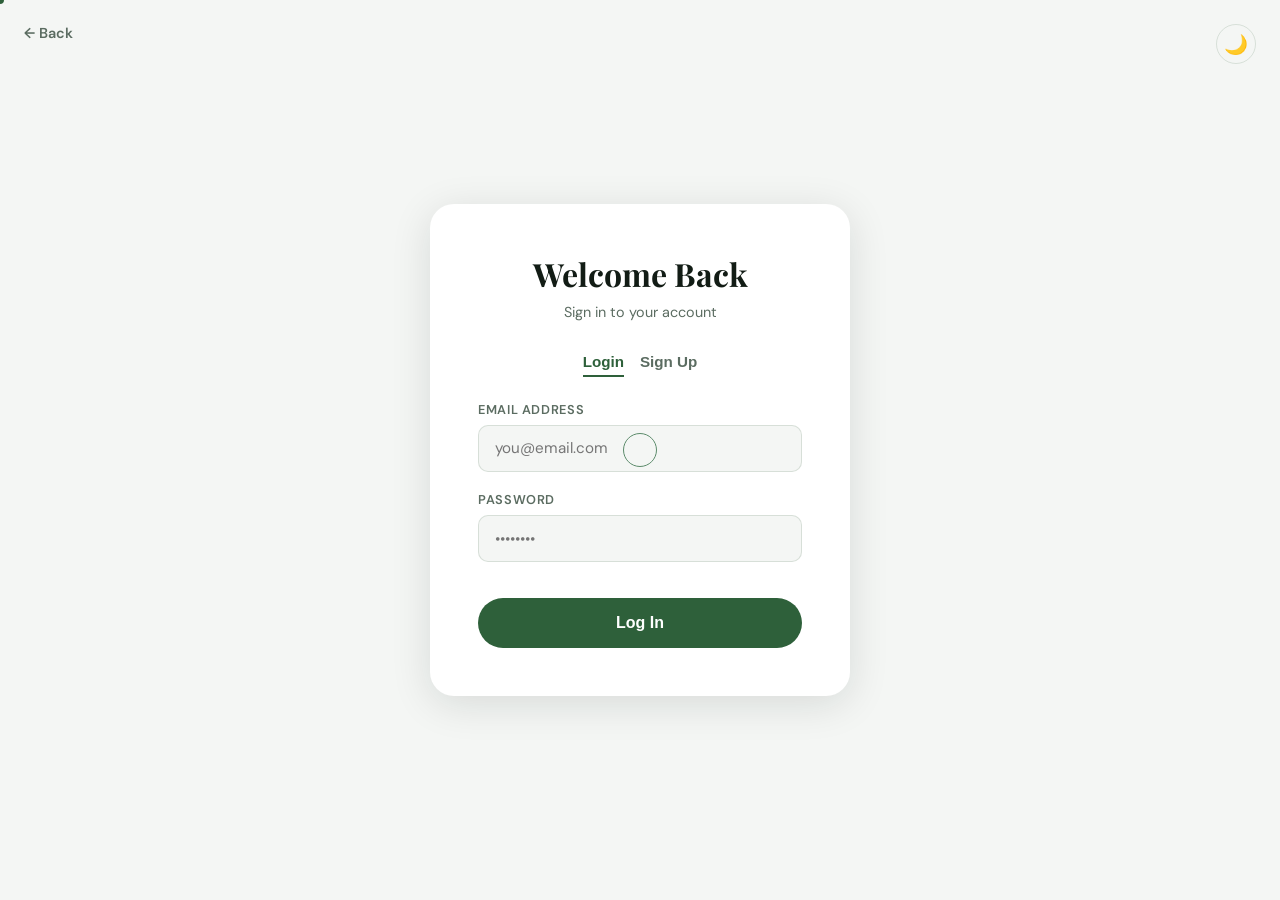
<file: docs/login.html>
<!DOCTYPE html>
<html lang="en">
<head>
<meta charset="UTF-8" />
<meta name="viewport" content="width=device-width, initial-scale=1.0"/>
<title>Login — TrailForge</title>
<link rel="stylesheet" href="style.css" />
<link rel="stylesheet" href="cursor.css" />
<style>
  body { display: flex; align-items: center; justify-content: center; min-height: 100vh; flex-direction: column; }
  .auth-box {
    background: var(--card-bg); border-radius: 24px; padding: 3rem; width: 100%; max-width: 420px;
    box-shadow: var(--shadow); position: relative;
  }
  .auth-box h2 { font-family: 'Playfair Display', serif; font-size: 2rem; color: var(--dark); margin-bottom: 0.5rem; text-align: center; }
  .auth-box p { color: var(--mid); font-size: 0.9rem; text-align: center; margin-bottom: 2rem; }
  .auth-toggle { display: flex; justify-content: center; gap: 1rem; margin-bottom: 1.5rem; }
  .auth-toggle button {
    background: none; border: none; font-size: 0.95rem; font-weight: 700; color: var(--mid);
    cursor: pointer; padding-bottom: 0.3rem; border-bottom: 2px solid transparent; transition: 0.2s;
  }
  .auth-toggle button.active { color: var(--ember); border-color: var(--ember); }

  .auth-form { display: flex; flex-direction: column; gap: 1.2rem; }
  .auth-form.hidden { display: none; }

  .auth-group { display: flex; flex-direction: column; gap: 0.4rem; }
  .auth-group label { font-size: 0.8rem; font-weight: 600; color: var(--mid); text-transform: uppercase; letter-spacing: 0.05em; }
  .auth-group input {
    border: 1.5px solid var(--border); border-radius: 10px; padding: 0.8rem 1rem;
    font-family: 'DM Sans', sans-serif; font-size: 0.95rem; outline: none; background: var(--cream); color: var(--dark); transition: 0.2s;
  }
  .auth-group input:focus { border-color: var(--ember); }
  .auth-group input.error { border-color: #d32f2f; background: #fff5f5; }

  .auth-submit {
    background: var(--ember); color: #fff; border: none; border-radius: 100px;
    padding: 1rem; font-size: 1rem; font-weight: 700; cursor: pointer; transition: 0.2s; margin-top: 1rem;
  }
  .auth-submit:hover { background: var(--ember-light); transform: translateY(-2px); box-shadow: 0 8px 20px rgba(200,75,17,0.3); }

  .back-home { position: absolute; top: 1.5rem; left: 1.5rem; color: var(--mid); text-decoration: none; font-size: 0.9rem; font-weight: 600; display: flex; align-items: center; gap: 0.3rem; transition: 0.2s; }
  .back-home:hover { color: var(--ember); }

  /* Quick theme toggle for login page */
  .theme-toggle { position: absolute; top: 1.5rem; right: 1.5rem; }
</style>
</head>
<body>

<a href="index.html" class="back-home">← Back</a>
<button class="theme-toggle" onclick="toggleTheme()" id="theme-icon" title="Toggle Dark Mode" style="background:transparent;border:1px solid var(--border);color:var(--dark);border-radius:50%;width:40px;height:40px;cursor:pointer;">🌙</button>

<div class="auth-box">
  <h2 id="auth-title">Welcome Back</h2>
  <p id="auth-subtitle">Sign in to your account</p>

  <div class="auth-toggle">
    <button class="active" id="btn-login" onclick="switchAuth('login')">Login</button>
    <button id="btn-signup" onclick="switchAuth('signup')">Sign Up</button>
  </div>

  <!-- LOGIN FORM -->
  <div class="auth-form" id="form-login">
    <div class="auth-group">
      <label>Email Address</label>
      <input type="email" id="login-email" placeholder="you@email.com" />
    </div>
    <div class="auth-group">
      <label>Password</label>
      <input type="password" id="login-password" placeholder="••••••••" />
    </div>
    <button class="auth-submit" onclick="handleLogin()">Log In</button>
  </div>

  <!-- SIGNUP FORM -->
  <div class="auth-form hidden" id="form-signup">
    <div class="auth-group">
      <label>Full Name</label>
      <input type="text" id="signup-name" placeholder="John Doe" />
    </div>
    <div class="auth-group">
      <label>Email Address</label>
      <input type="email" id="signup-email" placeholder="you@email.com" />
    </div>
    <div class="auth-group">
      <label>Password</label>
      <input type="password" id="signup-password" placeholder="At least 6 characters" />
    </div>
    <button class="auth-submit" onclick="handleSignup()">Create Account</button>
  </div>
</div>

<script>
// Keep theme toggle logic synced
function toggleTheme() {
  const isDark = document.documentElement.classList.toggle('dark-mode');
  localStorage.setItem('theme', isDark ? 'dark' : 'light');
  document.getElementById('theme-icon').textContent = isDark ? '☀️' : '🌙';
}
document.addEventListener('DOMContentLoaded', () => {
  if (localStorage.getItem('theme') === 'dark') {
    document.documentElement.classList.add('dark-mode');
    document.getElementById('theme-icon').textContent = '☀️';
  }
});

function switchAuth(mode) {
  const isLogin = mode === 'login';
  document.getElementById('form-login').classList.toggle('hidden', !isLogin);
  document.getElementById('form-signup').classList.toggle('hidden', isLogin);
  document.getElementById('btn-login').classList.toggle('active', isLogin);
  document.getElementById('btn-signup').classList.toggle('active', !isLogin);

  document.getElementById('auth-title').textContent = isLogin ? 'Welcome Back' : 'Join Us';
  document.getElementById('auth-subtitle').textContent = isLogin ? 'Sign in to your account' : 'Create a new account';
}

function validateEmail(email) {
  return /^[^\s@]+@[^\s@]+\.[^\s@]+$/.test(email);
}

function handleSignup() {
  const name = document.getElementById('signup-name');
  const email = document.getElementById('signup-email');
  const pass = document.getElementById('signup-password');

  name.classList.remove('error'); email.classList.remove('error'); pass.classList.remove('error');

  if (!name.value.trim()) { name.classList.add('error'); showToast('⚠️ Name is required.'); return; }
  if (!validateEmail(email.value)) { email.classList.add('error'); showToast('⚠️ Please enter a valid email.'); return; }
  if (pass.value.length < 6) { pass.classList.add('error'); showToast('⚠️ Password must be at least 6 characters.'); return; }

  let users = JSON.parse(localStorage.getItem('users') || '[]');
  if (users.find(u => u.email === email.value)) {
    email.classList.add('error');
    showToast('⚠️ Email already registered.');
    return;
  }

  const newUser = { name: name.value.trim(), email: email.value };
  users.push({ ...newUser, password: pass.value });
  localStorage.setItem('users', JSON.stringify(users));
  localStorage.setItem('currentUser', JSON.stringify(newUser));

  showToast('🎉 Account created! Redirecting...');
  setTimeout(() => window.location.href = 'index.html', 1500);
}

function handleLogin() {
  const email = document.getElementById('login-email');
  const pass = document.getElementById('login-password');

  email.classList.remove('error'); pass.classList.remove('error');

  if (!validateEmail(email.value)) { email.classList.add('error'); showToast('⚠️ Please enter a valid email.'); return; }
  if (!pass.value) { pass.classList.add('error'); showToast('⚠️ Please enter your password.'); return; }

  let users = JSON.parse(localStorage.getItem('users') || '[]');
  const user = users.find(u => u.email === email.value && u.password === pass.value);

  if (user) {
    localStorage.setItem('currentUser', JSON.stringify({ name: user.name, email: user.email }));
    showToast('✅ Logged in successfully!');
    setTimeout(() => window.location.href = 'index.html', 1000);
  } else {
    email.classList.add('error'); pass.classList.add('error');
    showToast('❌ Invalid email or password.');
  }
}

function showToast(msg) {
  const t = document.createElement('div');
  t.className = 'toast'; t.textContent = msg;
  document.body.appendChild(t);
  setTimeout(() => t.remove(), 3000);
}
</script>
<script src="cursor.js"></script>
</body>
</html>
</file>
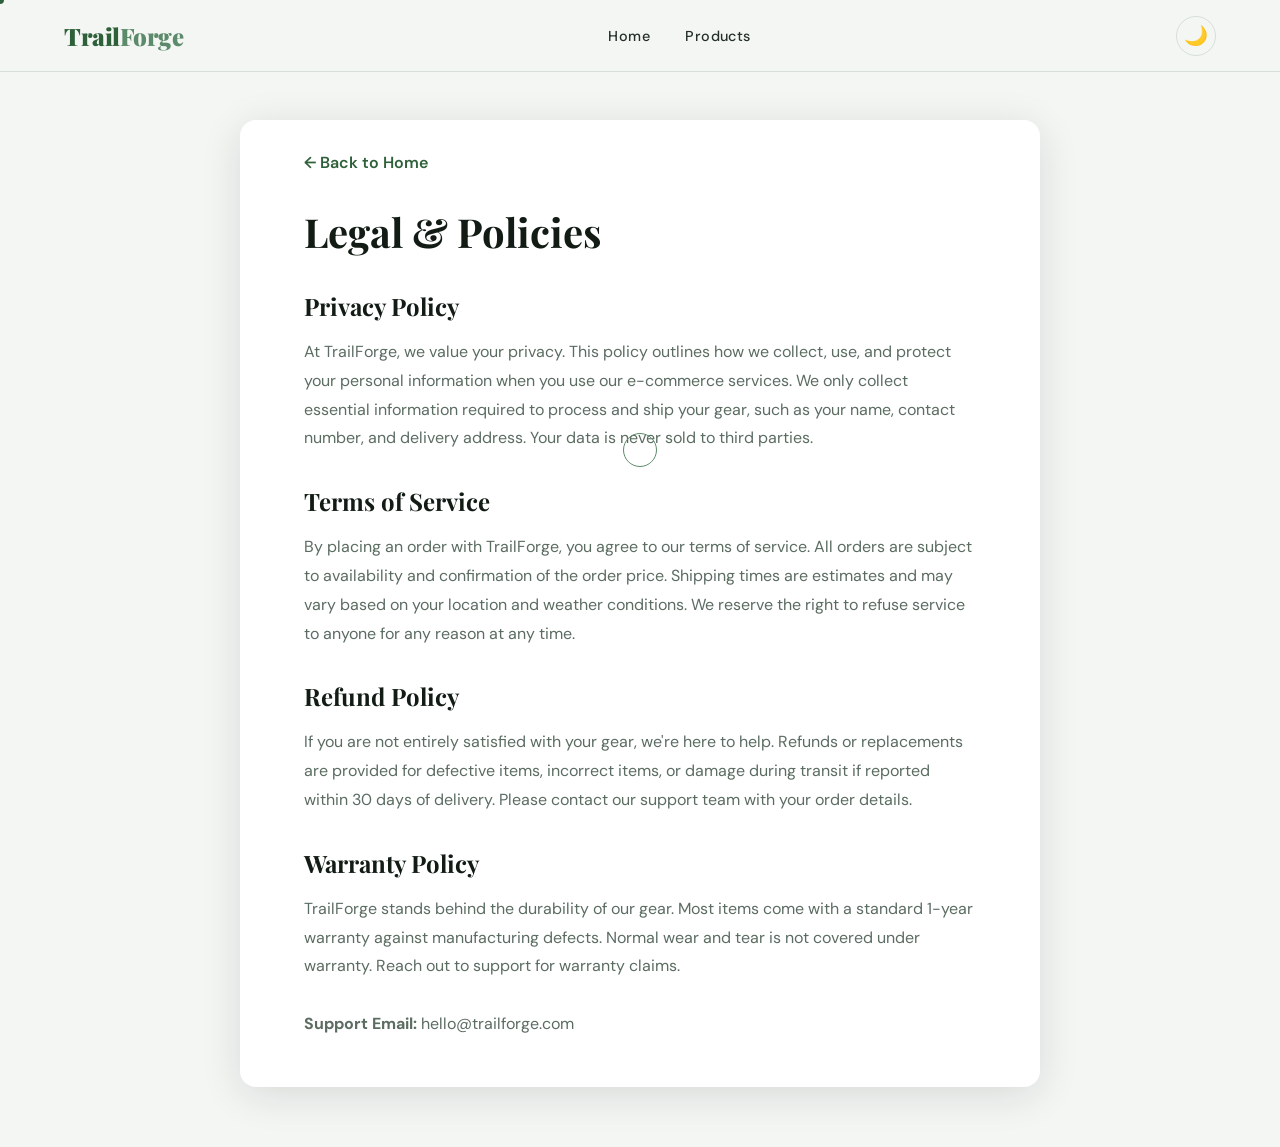
<file: docs/policies.html>
<!DOCTYPE html>
<html lang="en">
<head>
<meta charset="UTF-8" />
<meta name="viewport" content="width=device-width, initial-scale=1.0"/>
<title>Policies — TrailForge</title>
<link rel="stylesheet" href="style.css" />
<link rel="stylesheet" href="cursor.css" />
<link rel="stylesheet" href="https://cdnjs.cloudflare.com/ajax/libs/font-awesome/6.4.0/css/all.min.css">
<style>
  .policies-container {
    max-width: 800px;
    margin: 120px auto 60px;
    padding: 2rem 5vw;
    background: var(--card-bg);
    border-radius: 16px;
    box-shadow: var(--shadow);
  }
  .policies-container h1 {
    font-family: 'Playfair Display', serif;
    font-size: 2.5rem;
    color: var(--dark);
    margin-bottom: 2rem;
  }
  .policies-container h2 {
    font-family: 'Playfair Display', serif;
    font-size: 1.5rem;
    color: var(--dark);
    margin-top: 2rem;
    margin-bottom: 1rem;
  }
  .policies-container p {
    color: var(--mid);
    line-height: 1.8;
    margin-bottom: 1rem;
  }
  .back-btn {
    display: inline-block;
    margin-bottom: 2rem;
    color: var(--ember);
    text-decoration: none;
    font-weight: 600;
  }
  .back-btn:hover {
    text-decoration: underline;
  }
</style>
</head>
<body>

<!-- NAV -->
<nav id="navbar">
  <div class="nav-logo">Trail<span>Forge</span></div>
  <ul class="nav-links">
    <li><a href="index.html#home">Home</a></li>
    <li><a href="index.html#menu">Products</a></li>
  </ul>
  <div class="nav-right">
    <button class="theme-toggle" onclick="toggleTheme()" id="theme-icon" title="Toggle Dark Mode">🌙</button>
  </div>
</nav>

<div class="policies-container">
  <a href="index.html" class="back-btn">&larr; Back to Home</a>

  <h1>Legal & Policies</h1>

  <h2>Privacy Policy</h2>
  <p>At TrailForge, we value your privacy. This policy outlines how we collect, use, and protect your personal information when you use our e-commerce services. We only collect essential information required to process and ship your gear, such as your name, contact number, and delivery address. Your data is never sold to third parties.</p>

  <h2>Terms of Service</h2>
  <p>By placing an order with TrailForge, you agree to our terms of service. All orders are subject to availability and confirmation of the order price. Shipping times are estimates and may vary based on your location and weather conditions. We reserve the right to refuse service to anyone for any reason at any time.</p>

  <h2>Refund Policy</h2>
  <p>If you are not entirely satisfied with your gear, we're here to help. Refunds or replacements are provided for defective items, incorrect items, or damage during transit if reported within 30 days of delivery. Please contact our support team with your order details.</p>

  <h2>Warranty Policy</h2>
  <p>TrailForge stands behind the durability of our gear. Most items come with a standard 1-year warranty against manufacturing defects. Normal wear and tear is not covered under warranty. Reach out to support for warranty claims.<br><br><strong>Support Email:</strong> hello@trailforge.com</p>
</div>

<script>
// Check saved theme on load for policies page
document.addEventListener('DOMContentLoaded', () => {
  const savedTheme = localStorage.getItem('theme');
  const icon = document.getElementById('theme-icon');
  if (savedTheme === 'dark') {
    document.documentElement.classList.add('dark-mode');
    if (icon) icon.textContent = '☀️';
  } else {
    if (icon) icon.textContent = '🌙';
  }
});

function toggleTheme() {
  const root = document.documentElement;
  const isDark = root.classList.toggle('dark-mode');
  localStorage.setItem('theme', isDark ? 'dark' : 'light');
  const icon = document.getElementById('theme-icon');
  if (icon) {
    icon.textContent = isDark ? '☀️' : '🌙';
  }
}
</script>

<script src="cursor.js"></script>
</body>
</html>
</file>
<file: docs/style.css>
@import url('https://fonts.googleapis.com/css2?family=Playfair+Display:ital,wght@0,400;0,700;0,900;1,400&family=DM+Sans:wght@300;400;500;600&display=swap');

:root {
  --cream: #f4f6f4;
  --warm-white: #ffffff;
  --ember: #2e603a;
  --ember-light: #3a7a4a;
  --saffron: #5c8b6b;
  --dark: #121c15;
  --charcoal: #232f27;
  --mid: #5b6c61;
  --light-mid: #a3b3a9;
  --border: rgba(46, 96, 58, 0.15);
  --shadow: 0 8px 40px rgba(18, 28, 21, 0.12);
  --card-bg: #ffffff;
  --nav-bg: rgba(244, 246, 244, 0.92);
  --hero-gradient: linear-gradient(135deg, #e4ede6 0%, #f4f6f4 100%);
  --order-gradient: linear-gradient(135deg, #121c15 0%, #232f27 100%);
  --footer-bg: #121c15;
}

:root.dark-mode {
  --cream: #121c15;
  --warm-white: #1a251e;
  --ember: #4aa364;
  --ember-light: #5dc37a;
  --saffron: #5c8b6b;
  --dark: #f4f6f4;
  --charcoal: #d6e0da;
  --mid: #a3b3a9;
  --light-mid: #5b6c61;
  --border: rgba(92, 139, 107, 0.25);
  --shadow: 0 8px 40px rgba(0,0,0,0.5);
  --card-bg: #1e2b23;
  --nav-bg: rgba(18, 28, 21, 0.92);
  --hero-gradient: linear-gradient(135deg, #1a251e 0%, #121c15 100%);
  --order-gradient: linear-gradient(135deg, #121c15 0%, #1a251e 100%);
  --footer-bg: #0d140f;
}

* { margin:0; padding:0; box-sizing:border-box; }

html { scroll-behavior: smooth; }

body {
  font-family: 'DM Sans', sans-serif;
  background: var(--cream);
  color: var(--dark);
  overflow-x: hidden;
  transition: background 0.3s ease, color 0.3s ease;
}

/* ---- NAV ---- */
nav {
  position: fixed; top:0; left:0; right:0; z-index:1000;
  display:flex; align-items:center; justify-content:space-between;
  padding: 0 5vw;
  height: 72px;
  background: var(--nav-bg);
  backdrop-filter: blur(12px);
  border-bottom: 1px solid var(--border);
  transition: box-shadow 0.3s, background 0.3s;
}
nav.scrolled { box-shadow: 0 4px 24px rgba(0,0,0,0.15); }
.nav-logo {
  font-family: 'Playfair Display', serif;
  font-size: 1.5rem;
  font-weight: 900;
  color: var(--ember);
  letter-spacing:-0.02em;
}
.nav-logo span { color: var(--saffron); }

.nav-right {
  display: flex;
  align-items: center;
  gap: 1.5rem;
}

.nav-links { display:flex; gap:2.2rem; list-style:none; }
.nav-links a {
  text-decoration:none; color:var(--charcoal);
  font-size:0.9rem; font-weight:500; letter-spacing:0.03em;
  transition: color 0.2s;
}
.nav-links a:hover { color: var(--ember); }

.theme-toggle {
  background: transparent;
  border: 1px solid var(--border);
  color: var(--dark);
  border-radius: 50%;
  width: 40px;
  height: 40px;
  display: flex;
  align-items: center;
  justify-content: center;
  cursor: pointer;
  font-size: 1.2rem;
  transition: all 0.2s ease;
}

.theme-toggle:hover {
  background: var(--ember);
  color: #fff;
  border-color: var(--ember);
}

.nav-cta {
  background: var(--ember); color:#fff;
  border:none; border-radius:100px;
  padding: 0.55rem 1.4rem;
  font-family:'DM Sans', sans-serif; font-size:0.9rem; font-weight:600;
  cursor:pointer; transition: background 0.2s, transform 0.15s;
}
.nav-cta:hover { background: var(--ember-light); transform: translateY(-1px); }
.hamburger { display:none; flex-direction:column; gap:5px; cursor:pointer; background:none; border:none; padding:4px; }
.hamburger span { display:block; width:24px; height:2px; background:var(--charcoal); border-radius:2px; transition:0.3s; }

/* ---- SECTIONS BASE ---- */
section { scroll-margin-top: 72px; transition: background 0.3s ease; }
.section-label {
  display:inline-block;
  font-size:0.72rem; font-weight:600; letter-spacing:0.15em;
  text-transform:uppercase; color:var(--ember);
  margin-bottom:0.8rem;
}
h2.section-title {
  font-family:'Playfair Display', serif;
  font-size: clamp(2rem, 4vw, 3rem);
  font-weight:900; line-height:1.12;
  color: var(--dark);
}

/* ==== HOME ==== */
#home {
  min-height: 100vh;
  display: grid;
  grid-template-columns: 1fr 1fr;
  padding-top: 72px;
  position: relative;
  overflow: hidden;
}
.hero-left {
  display:flex; flex-direction:column; justify-content:center;
  padding: 6vw 4vw 6vw 6vw;
}
.hero-badge {
  display:inline-flex; align-items:center; gap:0.5rem;
  background: rgba(244,167,42,0.15); border:1px solid rgba(244,167,42,0.3);
  border-radius:100px; padding:0.35rem 1rem;
  font-size:0.78rem; font-weight:600; color:var(--charcoal);
  margin-bottom:2rem; width:fit-content;
  animation: fadeUp 0.7s ease both;
}
.hero-badge::before { content:'🔥'; font-size:0.9rem; }
.hero-h1 {
  font-family:'Playfair Display', serif;
  font-size: clamp(2.8rem, 5.5vw, 5rem);
  font-weight:900; line-height:1.05; color:var(--dark);
  animation: fadeUp 0.7s 0.1s ease both;
}
.hero-h1 em { color:var(--ember); font-style:italic; }
.hero-sub {
  margin-top:1.4rem; font-size:1.05rem; color:var(--mid);
  line-height:1.7; max-width:440px;
  animation: fadeUp 0.7s 0.2s ease both;
}
.hero-actions {
  display:flex; gap:1rem; margin-top:2.5rem; flex-wrap:wrap;
  animation: fadeUp 0.7s 0.3s ease both;
}
.btn-primary {
  background: var(--ember); color:#fff; border:none;
  border-radius:100px; padding:0.85rem 2rem;
  font-family:'DM Sans', sans-serif; font-size:1rem; font-weight:600;
  cursor:pointer; transition:0.2s; display:inline-flex; align-items:center; gap:0.5rem;
}
.btn-primary:hover { background:var(--ember-light); transform:translateY(-2px); box-shadow:0 6px 20px rgba(200,75,17,0.35); }
.btn-secondary {
  background:transparent; color:var(--dark);
  border:1.5px solid rgba(26,18,8,0.2);
  border-radius:100px; padding:0.85rem 2rem;
  font-family:'DM Sans', sans-serif; font-size:1rem; font-weight:600;
  cursor:pointer; transition:0.2s;
}
:root.dark-mode .btn-secondary { border-color: rgba(250,246,239,0.3); color: var(--dark); }
.btn-secondary:hover { border-color:var(--ember); color:var(--ember); }
.hero-stats {
  display:flex; gap:2.5rem; margin-top:3rem;
  animation: fadeUp 0.7s 0.4s ease both;
}
.stat { display:flex; flex-direction:column; gap:0.2rem; }
.stat-num {
  font-family:'Playfair Display', serif; font-size:1.8rem; font-weight:900; color:var(--dark);
}
.stat-label { font-size:0.8rem; color:var(--mid); font-weight:500; }

.hero-right {
  position:relative; overflow:hidden;
  background: var(--hero-gradient);
  transition: background 0.3s ease;
}
.hero-img-main {
  width:100%; height:100%; object-fit:cover;
  animation: zoomIn 1.2s ease both;
}
.hero-float-card {
  position:absolute; bottom:2.5rem; left:-1rem;
  background:var(--card-bg); border-radius:16px; padding:1rem 1.2rem;
  box-shadow: var(--shadow);
  display:flex; align-items:center; gap:0.8rem;
  animation: slideRight 0.8s 0.5s ease both;
  width: 220px;
  transition: background 0.3s ease;
}
.hero-float-card img { width:50px; height:50px; border-radius:10px; object-fit:cover; }
.hfc-text { display:flex; flex-direction:column; gap:0.15rem; }
.hfc-name { font-size:0.82rem; font-weight:700; color:var(--dark); }
.hfc-sub { font-size:0.72rem; color:var(--mid); }
.hfc-price { font-size:0.9rem; font-weight:700; color:var(--ember); margin-left:auto; }

/* floating decorative circles */
.deco-circle {
  position:absolute; border-radius:50%; opacity:0.15;
  pointer-events:none;
}

/* ==== ABOUT ==== */
#about {
  padding: 7rem 6vw;
  display:grid; grid-template-columns:1fr 1fr; gap:6rem; align-items:center;
  background: var(--warm-white);
}
.about-img-wrap { position:relative; }
.about-img-main {
  width:100%; border-radius:24px; object-fit:cover;
  height:500px; display:block;
  box-shadow: var(--shadow);
}
.about-img-accent {
  position:absolute; bottom:-2rem; right:-2rem;
  width:180px; height:180px; border-radius:18px; object-fit:cover;
  box-shadow: var(--shadow);
  border:4px solid var(--card-bg);
  transition: border-color 0.3s;
}
.about-tag {
  display:inline-flex; align-items:center; gap:0.5rem;
  background:var(--ember); color:#fff;
  border-radius:100px; padding:0.45rem 1.1rem;
  font-size:0.78rem; font-weight:700; letter-spacing:0.05em;
  margin-bottom:2.5rem;
}
.about-text p { font-size:1.05rem; color:var(--mid); line-height:1.8; margin-top:1.2rem; }
.about-values {
  display:grid; grid-template-columns:1fr 1fr; gap:1rem; margin-top:2.5rem;
}
.value-card {
  background: var(--cream); border-radius:14px; padding:1.2rem;
  border:1px solid var(--border);
  transition: transform 0.2s, box-shadow 0.2s, background 0.3s;
}
.value-card:hover { transform:translateY(-3px); box-shadow: var(--shadow); }
.value-icon { font-size:1.6rem; margin-bottom:0.5rem; }
.value-title { font-weight:700; font-size:0.9rem; margin-bottom:0.2rem; color: var(--dark); }
.value-desc { font-size:0.8rem; color:var(--mid); line-height:1.5; }

/* ==== MENU ==== */
#menu {
  padding: 7rem 6vw;
  background: var(--cream);
}
.menu-header { display:flex; justify-content:space-between; align-items:flex-end; margin-bottom:3rem; flex-wrap:wrap; gap:1.5rem; }
.menu-filters { display:flex; gap:0.6rem; flex-wrap:wrap; }
.filter-btn {
  background:transparent; border:1.5px solid var(--border);
  border-radius:100px; padding:0.45rem 1.1rem;
  font-family:'DM Sans', sans-serif; font-size:0.85rem; font-weight:500;
  cursor:pointer; color:var(--charcoal);
  transition: 0.2s;
}
.filter-btn.active, .filter-btn:hover {
  background:var(--ember); color:#fff; border-color:var(--ember);
}
.menu-grid {
  display:grid; grid-template-columns:repeat(auto-fill, minmax(280px, 1fr)); gap:1.8rem;
}
.dish-card {
  background:var(--card-bg); border-radius:20px; overflow:hidden;
  box-shadow: 0 4px 20px rgba(0,0,0,0.07);
  transition: transform 0.25s, box-shadow 0.25s, background 0.3s;
  cursor:pointer;
}
:root.dark-mode .dish-card { box-shadow: 0 4px 20px rgba(0,0,0,0.4); }
.dish-card:hover { transform:translateY(-6px); box-shadow: var(--shadow); }
.dish-img-wrap { position:relative; overflow:hidden; height:200px; }
.dish-img { width:100%; height:100%; object-fit:fill; transition:transform 0.4s; }
.dish-card:hover .dish-img { transform:scale(1.06); }
.dish-badge {
  position:absolute; top:1rem; left:1rem;
  background:var(--saffron); color:#1a1208;
  border-radius:100px; padding:0.25rem 0.7rem;
  font-size:0.72rem; font-weight:700; letter-spacing:0.05em;
}
.dish-badge.spicy { background:var(--ember); color:#fff; }
.dish-badge.veg { background:#22a95e; color:#fff; }
.dish-fav {
  position:absolute; top:1rem; right:1rem;
  background:var(--card-bg); border-radius:50%; width:34px; height:34px;
  display:flex; align-items:center; justify-content:center;
  font-size:1rem; cursor:pointer; border:none;
  box-shadow:0 2px 8px rgba(0,0,0,0.12);
  transition: transform 0.2s, background 0.3s;
}
.dish-fav:hover { transform:scale(1.15); }
.dish-info { padding:1.2rem 1.3rem 1.4rem; }
.dish-name { font-family:'Playfair Display', serif; font-size:1.1rem; font-weight:700; color:var(--dark); }
.dish-desc { font-size:0.82rem; color:var(--mid); margin-top:0.3rem; line-height:1.5; }
.dish-meta { display:flex; align-items:center; justify-content:space-between; margin-top:1rem; }
.dish-rating { display:flex; align-items:center; gap:0.3rem; font-size:0.82rem; color:var(--mid); }
.dish-rating .star { color:#f4a72a; }
.dish-time { font-size:0.78rem; color:var(--mid); }
.dish-bottom { display:flex; align-items:center; justify-content:space-between; margin-top:1rem; border-top:1px solid var(--border); padding-top:0.9rem; }
.dish-price { font-family:'Playfair Display', serif; font-size:1.2rem; font-weight:700; color:var(--ember); }
.add-btn {
  background:var(--ember); color:#fff; border:none; border-radius:100px;
  padding:0.5rem 1.1rem; font-family:'DM Sans', sans-serif; font-size:0.85rem; font-weight:600;
  cursor:pointer; transition:0.2s; display:flex; align-items:center; gap:0.3rem;
}
.add-btn:hover { background:var(--ember-light); transform:scale(1.04); }

/* ==== INTERACTIVE / ORDER ==== */
#order {
  padding: 7rem 6vw;
  background: var(--order-gradient);
  position:relative; overflow:hidden;
}
#order::before {
  content:''; position:absolute; inset:0;
  background: url("data:image/svg+xml,%3Csvg width='60' height='60' viewBox='0 0 60 60' xmlns='http://www.w3.org/2000/svg'%3E%3Cg fill='none' fill-rule='evenodd'%3E%3Cg fill='%23f4a72a' fill-opacity='0.04'%3E%3Cpath d='M36 34v-4h-2v4h-4v2h4v4h2v-4h4v-2h-4zm0-30V0h-2v4h-4v2h4v4h2V6h4V4h-4zM6 34v-4H4v4H0v2h4v4h2v-4h4v-2H6zM6 4V0H4v4H0v2h4v4h2V6h4V4H6z'/%3E%3C/g%3E%3C/g%3E%3C/svg%3E");
}
.order-inner { position:relative; display:grid; grid-template-columns:1fr 1fr; gap:5rem; align-items:center; }
.order-left .section-label { color:var(--saffron); }
.order-left h2 { color:#fff; }
.order-left p { color:rgba(255,255,255,0.6); margin-top:1rem; line-height:1.8; font-size:1rem; }
.steps { margin-top:2.5rem; display:flex; flex-direction:column; gap:1.5rem; }
.step { display:flex; gap:1.2rem; align-items:flex-start; }
.step-num {
  min-width:40px; height:40px; border-radius:50%;
  background:rgba(244,167,42,0.15); border:1px solid rgba(244,167,42,0.4);
  color:var(--saffron); font-family:'Playfair Display', serif; font-size:1rem; font-weight:700;
  display:flex; align-items:center; justify-content:center;
}
.step-text h4 { color:#fff; font-size:0.95rem; margin-bottom:0.2rem; }
.step-text p { color:rgba(255,255,255,0.5); font-size:0.85rem; line-height:1.5; }

/* ORDER FORM */
.order-form {
  background: rgba(255,255,255,0.05);
  border:1px solid rgba(255,255,255,0.1);
  border-radius:24px; padding:2.5rem;
  backdrop-filter:blur(10px);
}
.order-form h3 {
  font-family:'Playfair Display', serif; font-size:1.5rem; font-weight:700; color:#fff; margin-bottom:1.8rem;
}
.form-row { display:grid; grid-template-columns:1fr 1fr; gap:1rem; }
.form-group { display:flex; flex-direction:column; gap:0.5rem; margin-bottom:1.1rem; }
.form-group label { font-size:0.78rem; font-weight:600; color:rgba(255,255,255,0.6); letter-spacing:0.06em; text-transform:uppercase; }
.form-group input, .form-group select, .form-group textarea {
  background:rgba(255,255,255,0.07); border:1px solid rgba(255,255,255,0.12);
  border-radius:10px; padding:0.75rem 1rem;
  color:#fff; font-family:'DM Sans', sans-serif; font-size:0.9rem;
  transition: border-color 0.2s, background 0.2s;
  outline:none;
}
.form-group input::placeholder, .form-group textarea::placeholder { color:rgba(255,255,255,0.3); }
.form-group input:focus, .form-group select:focus, .form-group textarea:focus {
  border-color:var(--saffron); background:rgba(255,255,255,0.1);
}
.form-group select option { background:#2d2416; }
.form-group textarea { resize:vertical; min-height:80px; }
.cart-summary {
  background:rgba(244,167,42,0.08); border:1px solid rgba(244,167,42,0.2);
  border-radius:12px; padding:1rem 1.2rem; margin-bottom:1.2rem;
  display:flex; align-items:center; justify-content:space-between;
}
.cart-summary span { font-size:0.85rem; color:rgba(255,255,255,0.6); }
.cart-total { font-family:'Playfair Display', serif; font-size:1.3rem; color:var(--saffron); font-weight:700; }
.form-submit {
  width:100%; background:var(--ember); color:#fff; border:none;
  border-radius:100px; padding:1rem; font-family:'DM Sans', sans-serif;
  font-size:1rem; font-weight:700; cursor:pointer; transition:0.2s;
  display:flex; align-items:center; justify-content:center; gap:0.5rem;
}
.form-submit:hover { background:var(--ember-light); transform:translateY(-2px); box-shadow:0 8px 24px rgba(200,75,17,0.4); }
#form-success {
  display:none; text-align:center; padding:2rem;
  background:rgba(34,169,94,0.1); border-radius:16px; border:1px solid rgba(34,169,94,0.3);
}
#form-success .success-icon { font-size:3rem; margin-bottom:1rem; }
#form-success h4 { color:#fff; font-size:1.2rem; font-weight:700; }
#form-success p { color:rgba(255,255,255,0.6); font-size:0.9rem; margin-top:0.4rem; }

/* ==== MASONRY GALLERY ==== */
.masonry-gallery {
  display: grid;
  grid-template-columns: repeat(auto-fit, minmax(260px, 1fr));
  grid-auto-rows: 240px;
  grid-auto-flow: dense;
  gap: 1.5rem;
}
.m-item {
  border-radius: 20px;
  overflow: hidden;
  position: relative;
  box-shadow: 0 10px 30px rgba(0,0,0,0.4);
  cursor: pointer;
}
.m-item img {
  width: 100%;
  height: 100%;
  object-fit: cover;
  transition: transform 0.6s cubic-bezier(0.25, 0.46, 0.45, 0.94), filter 0.4s ease;
  display: block;
}
.m-item::after {
  content: '';
  position: absolute;
  inset: 0;
  background: linear-gradient(to top, rgba(15,20,15,0.7) 0%, transparent 50%);
  opacity: 0;
  transition: opacity 0.4s ease;
  pointer-events: none;
}
.m-item:hover img {
  transform: scale(1.08);
  filter: brightness(1.1) contrast(1.05);
}
.m-item:hover::after {
  opacity: 1;
}
@media (min-width: 768px) {
  .m-tall { grid-row: span 2; }
  .m-wide { grid-column: span 2; }
  .m-big { grid-column: span 2; grid-row: span 2; }
}

/* testimonials inside gallery */
.testimonials { margin-top:5rem; }
.testimonials h3 {
  font-family:'Playfair Display', serif; font-size:1.8rem; font-weight:700; color:var(--dark); margin-bottom:2rem; text-align:center;
}
.testimonial-grid { display:grid; grid-template-columns:repeat(auto-fill,minmax(280px,1fr)); gap:1.5rem; }
.testimonial-card {
  background:var(--card-bg); border-radius:18px; padding:1.8rem;
  box-shadow:0 4px 20px rgba(0,0,0,0.07);
  border:1px solid var(--border);
  transition:transform 0.2s, background 0.3s;
}
:root.dark-mode .testimonial-card { box-shadow:0 4px 20px rgba(0,0,0,0.4); }
.testimonial-card:hover { transform:translateY(-4px); }
.t-stars { color:var(--saffron); font-size:1rem; margin-bottom:0.8rem; letter-spacing:0.1em; }
.t-text { font-size:0.92rem; color:var(--mid); line-height:1.7; font-style:italic; }
.t-author { display:flex; align-items:center; gap:0.75rem; margin-top:1.2rem; border-top:1px solid var(--border); padding-top:1rem; }
.t-avatar { width:38px; height:38px; border-radius:50%; object-fit:cover; }
.t-name { font-size:0.85rem; font-weight:700; color:var(--dark); }
.t-role { font-size:0.75rem; color:var(--mid); }

/* ==== CONTACT ==== */
#contact {
  padding: 7rem 6vw;
  background: var(--cream);
}
.contact-grid { display:grid; grid-template-columns:1fr 1.4fr; gap:5rem; margin-top:3.5rem; }
.contact-info { display:flex; flex-direction:column; gap:2rem; }
.contact-item { display:flex; gap:1.2rem; align-items:flex-start; }
.contact-icon {
  min-width:48px; height:48px; background:rgba(200,75,17,0.1);
  border-radius:12px; display:flex; align-items:center; justify-content:center; font-size:1.3rem;
}
.contact-item h4 { font-size:0.9rem; font-weight:700; margin-bottom:0.2rem; color: var(--dark); }
.contact-item p, .contact-item a { font-size:0.9rem; color:var(--mid); text-decoration:none; }
.contact-item a:hover { color:var(--ember); }

.map-embed {
  background:var(--hero-gradient);
  border-radius:18px; overflow:hidden; height:200px;
  margin-top:1.5rem; position:relative;
  display:flex; align-items:center; justify-content:center;
  border:1px solid var(--border);
  transition: background 0.3s ease;
}
.map-embed iframe {
  width: 100%;
  height: 100%;
  border: 0;
}

.social-row { display:flex; gap:0.8rem; margin-top:0.5rem; }
.social-btn {
  width:40px; height:40px; border-radius:50%;
  background:var(--cream); border:1.5px solid var(--border);
  display:flex; align-items:center; justify-content:center; font-size:1.1rem;
  text-decoration:none; color:var(--charcoal);
  transition: background 0.2s, border-color 0.2s, color 0.2s;
}
.social-btn:hover { background:var(--ember); border-color:var(--ember); color:#fff; }

.contact-form-box { background:var(--card-bg); border-radius:24px; padding:2.5rem; box-shadow:var(--shadow); transition: background 0.3s; }
.contact-form-box h3 { font-family:'Playfair Display', serif; font-size:1.5rem; font-weight:700; margin-bottom:1.5rem; color: var(--dark); }
.cf-group { display:flex; flex-direction:column; gap:0.45rem; margin-bottom:1rem; }
.cf-group label { font-size:0.78rem; font-weight:600; color:var(--mid); letter-spacing:0.06em; text-transform:uppercase; }
.cf-group input, .cf-group textarea {
  border:1.5px solid var(--border); border-radius:10px;
  padding:0.75rem 1rem; font-family:'DM Sans', sans-serif; font-size:0.9rem; color:var(--dark);
  outline:none; transition:0.2s; background:var(--cream);
}
.cf-group input:focus, .cf-group textarea:focus { border-color:var(--ember); background:var(--card-bg); }
.cf-group textarea { resize:vertical; min-height:100px; }
.cf-row { display:grid; grid-template-columns:1fr 1fr; gap:1rem; }
.cf-submit {
  width:100%; background:var(--ember); color:#fff; border:none;
  border-radius:100px; padding:1rem; font-family:'DM Sans', sans-serif;
  font-size:1rem; font-weight:700; cursor:pointer; transition:0.2s; margin-top:0.5rem;
}
.cf-submit:hover { background:var(--ember-light); transform:translateY(-2px); }

/* ==== FOOTER ==== */
footer {
  background: var(--footer-bg); padding:4rem 6vw 2rem;
  transition: background 0.3s ease;
}
.footer-top { display:grid; grid-template-columns:2fr 1fr 1fr 1fr; gap:3rem; margin-bottom:3rem; }
.footer-brand .nav-logo { font-size:1.6rem; display:block; margin-bottom:0.8rem; }
.footer-brand p { color:rgba(255,255,255,0.45); font-size:0.88rem; line-height:1.7; max-width:260px; margin-bottom:1.5rem; }
.footer-col h4 { color:#fff; font-size:0.85rem; font-weight:700; margin-bottom:1.2rem; letter-spacing:0.05em; }
.footer-col ul { list-style:none; display:flex; flex-direction:column; gap:0.65rem; }
.footer-col ul a { color:rgba(255,255,255,0.45); text-decoration:none; font-size:0.85rem; transition:color 0.2s; }
.footer-col ul a:hover { color:var(--saffron); }
.footer-bottom { border-top:1px solid rgba(255,255,255,0.08); padding-top:1.5rem; display:flex; align-items:center; justify-content:space-between; }
.footer-bottom p { color:rgba(255,255,255,0.3); font-size:0.8rem; }

/* ==== CART WIDGET ==== */
.cart-fab {
  position:fixed; bottom:2rem; right:2rem; z-index:999;
  background:var(--ember); color:#fff; border:none; border-radius:50%;
  width:60px; height:60px; font-size:1.4rem; cursor:pointer;
  box-shadow:0 6px 24px rgba(200,75,17,0.5);
  transition:transform 0.2s;
  display:flex; align-items:center; justify-content:center;
}
.cart-fab:hover { transform:scale(1.08); }
.cart-count {
  position:absolute; top:-4px; right:-4px;
  background:var(--saffron); color:#1a1208;
  border-radius:50%; width:20px; height:20px; font-size:0.7rem; font-weight:700;
  display:flex; align-items:center; justify-content:center;
  border:2px solid #fff;
}
:root.dark-mode .cart-count { border-color: #221811; }

/* ==== MODAL ==== */
.modal-overlay {
  position:fixed; inset:0; background:rgba(0,0,0,0.7); z-index:2000;
  display:none; align-items:center; justify-content:center;
  backdrop-filter:blur(4px);
}
.modal-overlay.open { display:flex; }
.modal {
  background:var(--card-bg); border-radius:24px; padding:2rem;
  width:90%; max-width:480px; max-height:80vh; overflow-y:auto;
  animation: slideUp 0.3s ease;
  transition: background 0.3s ease;
}
.modal-header { display:flex; justify-content:space-between; align-items:center; margin-bottom:1.5rem; }
.modal-header h3 { font-family:'Playfair Display', serif; font-size:1.3rem; font-weight:700; color: var(--dark); }
.modal-close { background:none; border:none; font-size:1.5rem; cursor:pointer; color:var(--mid); }
.cart-item { display:flex; gap:1rem; align-items:center; padding:0.9rem 0; border-bottom:1px solid var(--border); }
.cart-item img { width:56px; height:56px; border-radius:10px; object-fit:cover; }
.cart-item-info { flex:1; }
.cart-item-name { font-weight:600; font-size:0.9rem; color: var(--dark); }
.cart-item-price { font-size:0.85rem; color:var(--ember); margin-top:0.2rem; }
.cart-item-qty { display:flex; align-items:center; gap:0.6rem; }
.qty-btn { background:var(--cream); border:1px solid var(--border); color: var(--dark); border-radius:6px; width:28px; height:28px; cursor:pointer; font-size:1rem; display:flex; align-items:center; justify-content:center; transition:0.2s; }
.qty-btn:hover { background:var(--ember); color:#fff; border-color:var(--ember); }
.qty-num { font-weight:700; font-size:0.9rem; min-width:18px; text-align:center; color: var(--dark); }
.cart-item-remove { background:none; border:none; color:var(--mid); cursor:pointer; font-size:1rem; }
.modal-total { display:flex; justify-content:space-between; padding:1rem 0; font-weight:700; font-size:1.05rem; color: var(--dark); }
.modal-checkout { width:100%; background:var(--ember); color:#fff; border:none; border-radius:100px; padding:0.9rem; font-family:'DM Sans', sans-serif; font-size:1rem; font-weight:700; cursor:pointer; transition:0.2s; margin-top:0.5rem; }
.modal-checkout:hover { background:var(--ember-light); }
.empty-cart { text-align:center; padding:2rem; color:var(--mid); }
.empty-cart .cart-icon { font-size:3rem; display:block; margin-bottom:0.8rem; }

/* ==== TOAST ==== */
.toast {
  position:fixed; bottom:6rem; right:2rem; z-index:3000;
  background:#2d2416; color:#fff; border-radius:12px; padding:0.85rem 1.3rem;
  font-size:0.88rem; font-weight:500; box-shadow:var(--shadow);
  animation: toastIn 0.3s ease, toastOut 0.3s 2.5s ease forwards;
  display:flex; align-items:center; gap:0.6rem;
}
:root.dark-mode .toast { background: #faf6ef; color: #1a1208; }

/* ==== REACT CAROUSEL ==== */
.carousel-container { position: relative; width: 100%; max-width: 900px; margin: 0 auto; overflow: hidden; padding: 1rem 0; }
.carousel-track { display: flex; transition: transform 0.4s ease; }
.carousel-item { min-width: 100%; padding: 0 1rem; box-sizing: border-box; }
.carousel-controls { display: flex; justify-content: center; gap: 1rem; margin-top: 1.5rem; }
.carousel-btn { background: var(--card-bg); border: 1px solid var(--border); color: var(--dark); border-radius: 50%; width: 44px; height: 44px; font-size: 1.2rem; cursor: pointer; transition: 0.2s; display: flex; align-items: center; justify-content: center; box-shadow: 0 2px 10px rgba(0,0,0,0.05); }
.carousel-btn:hover:not(:disabled) { background: var(--ember); color: #fff; border-color: var(--ember); transform: scale(1.05); }
.carousel-btn:disabled { opacity: 0.5; cursor: not-allowed; }

/* ADD REVIEW FORM */
.review-form-container { max-width: 600px; margin: 3rem auto 0; background: var(--card-bg); padding: 2rem; border-radius: 18px; box-shadow: var(--shadow); border: 1px solid var(--border); }
.review-form-container h4 { font-family: 'Playfair Display', serif; font-size: 1.3rem; margin-bottom: 1rem; color: var(--dark); }
.review-form-group { margin-bottom: 1rem; display: flex; flex-direction: column; gap: 0.4rem; }
.review-form-group label { font-size: 0.8rem; font-weight: 600; color: var(--mid); text-transform: uppercase; }
.review-form-group textarea { border: 1.5px solid var(--border); border-radius: 10px; padding: 0.8rem; font-family: 'DM Sans', sans-serif; font-size: 0.9rem; background: var(--cream); color: var(--dark); outline: none; resize: vertical; min-height: 80px; }
.review-form-group textarea:focus { border-color: var(--ember); }
.star-rating-select { display: flex; gap: 0.5rem; font-size: 1.5rem; cursor: pointer; color: var(--mid); }
.star-rating-select span.active { color: var(--saffron); }

/* ==== INVOICE ==== */
.invoice-box {
  background: var(--cream);
  border: 2px dashed var(--border);
  border-radius: 12px;
  padding: 1.5rem;
  margin-top: 1.5rem;
  text-align: left;
  font-family: 'DM Sans', sans-serif;
  color: var(--dark);
}
.invoice-header {
  border-bottom: 1px dashed var(--border);
  padding-bottom: 1rem;
  margin-bottom: 1rem;
  text-align: center;
}
.invoice-header h4 {
  font-family: 'Playfair Display', serif;
  font-size: 1.2rem;
  margin-bottom: 0.3rem;
}
.invoice-header p {
  font-size: 0.8rem;
  color: var(--mid);
  margin: 0;
}
.invoice-item {
  display: flex;
  justify-content: space-between;
  font-size: 0.9rem;
  margin-bottom: 0.5rem;
}
.invoice-total {
  display: flex;
  justify-content: space-between;
  border-top: 1px dashed var(--border);
  padding-top: 1rem;
  margin-top: 1rem;
  font-weight: 700;
  font-size: 1.1rem;
  color: var(--ember);
}

/* ==== ANIMATIONS ==== */
@keyframes fadeUp { from{opacity:0;transform:translateY(20px)} to{opacity:1;transform:none} }
@keyframes zoomIn { from{transform:scale(1.05)} to{transform:scale(1)} }
@keyframes slideRight { from{opacity:0;transform:translateX(-30px)} to{opacity:1;transform:none} }
@keyframes slideUp { from{opacity:0;transform:translateY(20px)} to{opacity:1;transform:none} }
@keyframes toastIn { from{opacity:0;transform:translateX(20px)} to{opacity:1;transform:none} }
@keyframes toastOut { from{opacity:1} to{opacity:0;transform:translateX(20px)} }

.reveal { opacity:0; transform:translateY(30px); transition:opacity 0.7s ease, transform 0.7s ease; }
.reveal.visible { opacity:1; transform:none; }

/* ==== RESPONSIVE ==== */
@media(max-width:900px) {
  #home { grid-template-columns:1fr; }
  .hero-right { display:none; }
  #about { grid-template-columns:1fr; }
  .about-img-wrap { display:none; }
  .order-inner { grid-template-columns:1fr; }
  .gallery-grid { grid-template-columns:repeat(2,1fr); grid-template-rows:auto; }
  .gallery-item:nth-child(1) { grid-column:span 2; }
  .gallery-item:nth-child(4) { grid-column:span 2; }
  .contact-grid { grid-template-columns:1fr; }
  .footer-top { grid-template-columns:1fr 1fr; }
  .nav-right { display:none; }
  .hamburger { display:flex; }
  #about { gap:2rem; }
}
@media(max-width:600px) {
  .footer-top { grid-template-columns:1fr; }
  .gallery-grid { grid-template-columns:1fr; }
  .gallery-item:nth-child(1), .gallery-item:nth-child(4) { grid-column:span 1; }
  .hero-stats { gap:1.5rem; }
  .form-row { grid-template-columns:1fr; }
  .cf-row { grid-template-columns:1fr; }
}
</file>
<file: docs/cursor.css>
body.has-custom-cursor, 
body.has-custom-cursor * {
  cursor: none !important;
}

.tf-cursor-dot {
  position: fixed;
  top: 0;
  left: 0;
  width: 8px;
  height: 8px;
  background-color: var(--ember, #2e603a);
  border-radius: 50%;
  pointer-events: none;
  z-index: 10000;
  margin: -4px 0 0 -4px;
  will-change: transform;
  transition: opacity 0.2s ease;
}

.tf-cursor-dot.hover {
  opacity: 0;
}

.tf-cursor-ring {
  position: fixed;
  top: 0;
  left: 0;
  width: 34px;
  height: 34px;
  border: 1.5px solid var(--saffron, #5c8b6b);
  border-radius: 50%;
  pointer-events: none;
  z-index: 9999;
  margin: -17px 0 0 -17px;
  will-change: transform;
  transition: width 0.2s ease, height 0.2s ease, margin 0.2s ease, background-color 0.2s ease, border-color 0.2s ease;
}

.tf-cursor-ring.hover {
  width: 50px;
  height: 50px;
  margin: -25px 0 0 -25px;
  background-color: rgba(92, 139, 107, 0.15); /* var(--saffron) tint */
  border-color: var(--ember, #2e603a);
}
</file>
